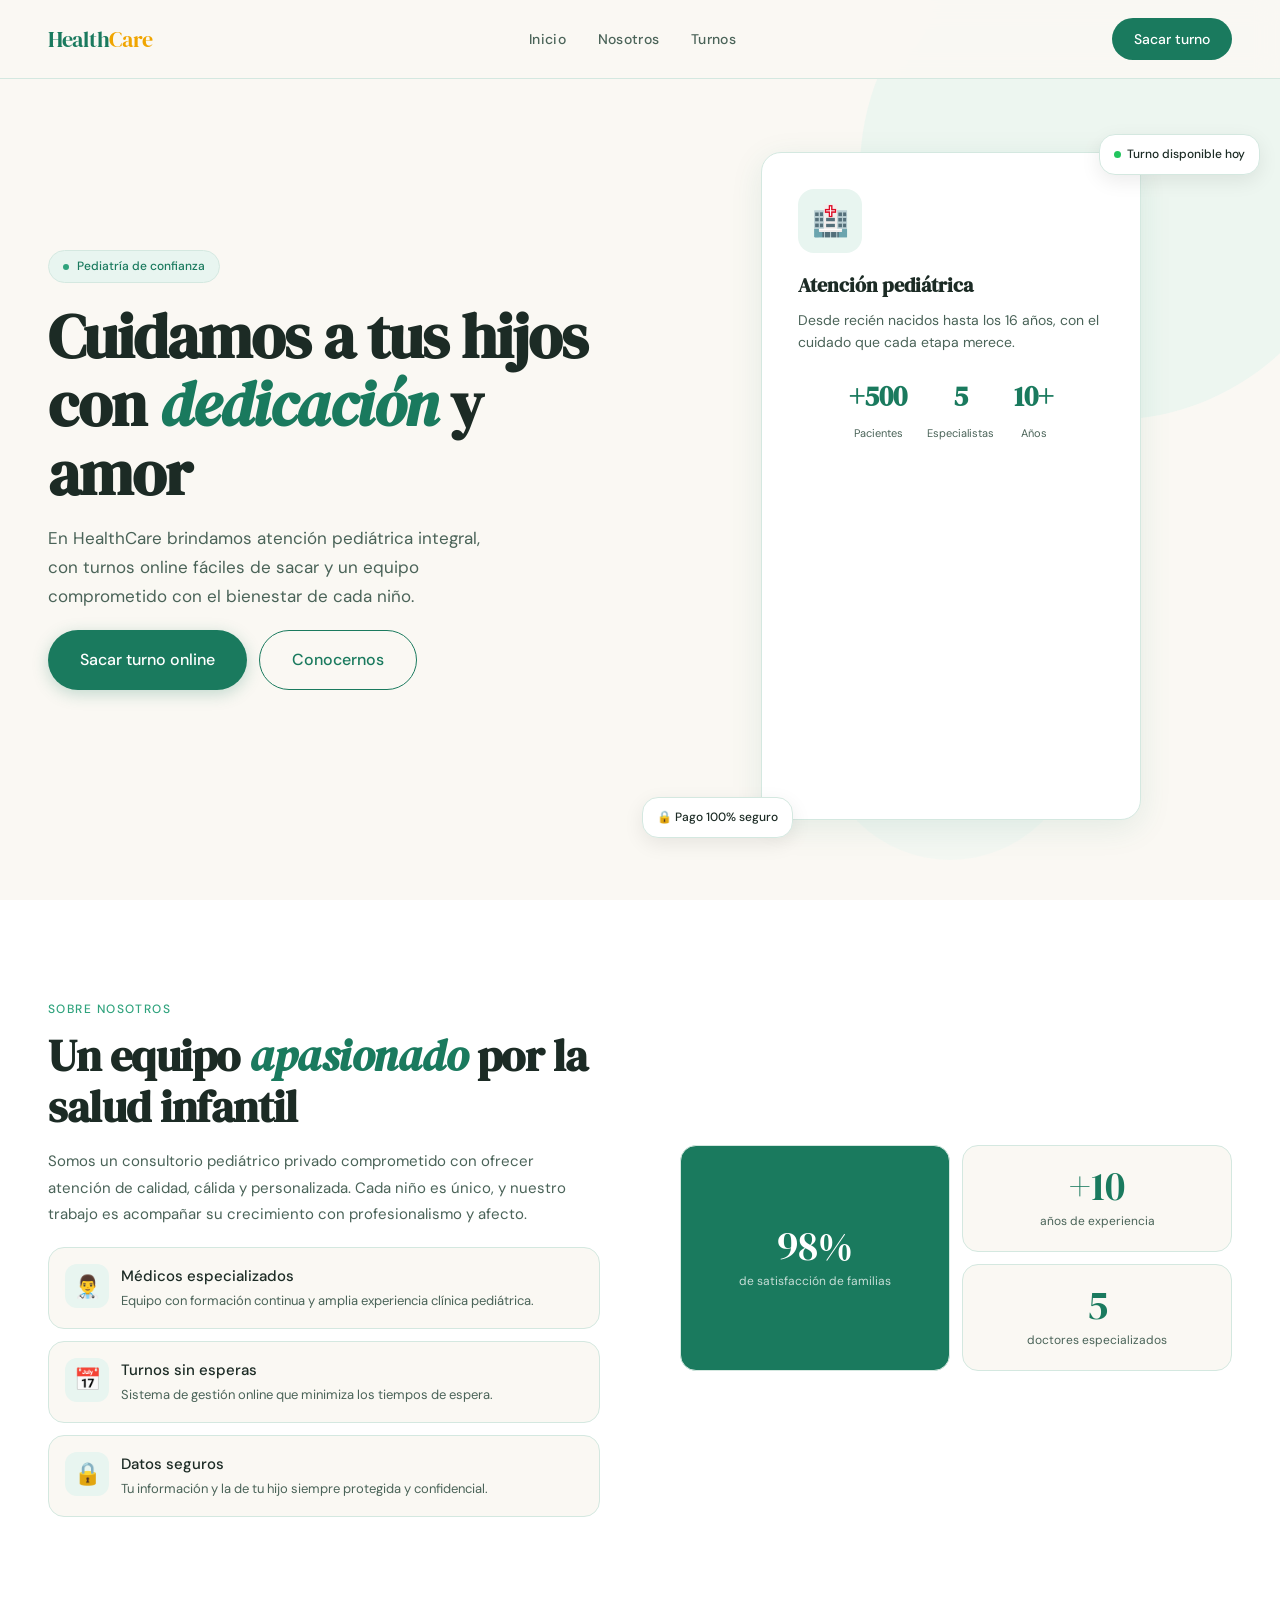
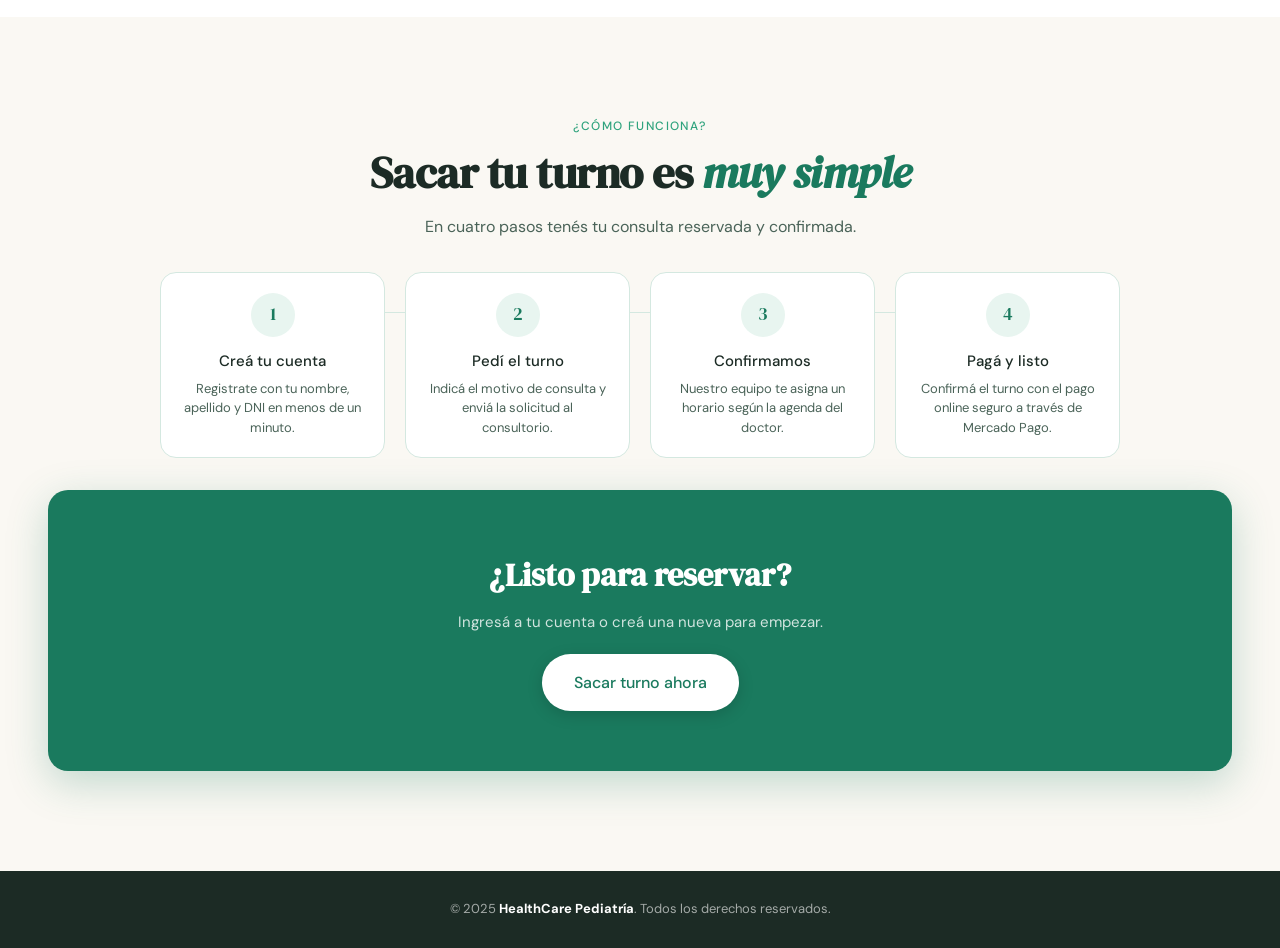
<file: index.html>
<!DOCTYPE html>
<html lang="es">
<head>
  <link rel="icon" type="image/png" href="/Logo-Healtcare.png">
  <meta charset="UTF-8" />
  <meta name="viewport" content="width=device-width, initial-scale=1.0, maximum-scale=5.0"/>
  <title>HealthCare Pediatría</title>
  <link rel="preconnect" href="https://fonts.googleapis.com">
  <link rel="preconnect" href="https://fonts.gstatic.com" crossorigin>
  <link href="https://fonts.googleapis.com/css2?family=DM+Serif+Display:ital@0;1&family=DM+Sans:wght@300;400;500;700&display=swap" rel="stylesheet">
  <link rel="stylesheet" href="css/base.css">
  <link rel="stylesheet" href="css/components.css">
  <link rel="stylesheet" href="css/layout.css">
  <link rel="stylesheet" href="css/responsive.css">
  <style>
    /* ═══════════════════════════════════════════════
       index.css · Página de inicio · Mobile-First
       ═══════════════════════════════════════════════ */

    /* ── HERO ── */
    .hero {
      min-height: 100vh;
      display: flex;
      flex-direction: column;
      padding: 80px var(--content-pad) var(--space-3xl);
      position: relative;
      overflow: hidden;
    }
    .hero-bg-circle {
      position: absolute;
      border-radius: 50%;
      background: var(--verde-claro);
      z-index: 0;
      pointer-events: none;
    }
    .hero-bg-circle.a { width: 300px; height: 300px; right: -80px; top: -40px; opacity: .6; }
    .hero-bg-circle.b { width: 160px; height: 160px; right: 40px; bottom: 100px; opacity: .3; }

    .hero-content {
      position: relative;
      z-index: 1;
      flex: 1;
      display: flex;
      flex-direction: column;
      justify-content: center;
    }
    .hero-tag {
      display: inline-flex;
      align-items: center;
      gap: var(--space-sm);
      background: var(--verde-claro);
      color: var(--verde);
      border: 1px solid var(--borde);
      padding: 6px 14px;
      border-radius: var(--radio-full);
      font-size: 12px;
      font-weight: 500;
      margin-bottom: var(--space-xl);
      width: fit-content;
      animation: fadeUp .6s ease both;
    }
    .hero-tag::before {
      content: '';
      width: 6px;
      height: 6px;
      border-radius: 50%;
      background: var(--verde-mid);
    }
    .hero-titulo {
      font-family: var(--font-titulo);
      font-size: clamp(32px, 8vw, 48px);
      line-height: 1.1;
      letter-spacing: -1px;
      color: var(--texto);
      margin-bottom: var(--space-lg);
      animation: fadeUp .6s .1s ease both;
    }
    .hero-titulo em { color: var(--verde); font-style: italic; }
    .hero-desc {
      font-size: 16px;
      color: var(--texto-s);
      line-height: 1.7;
      margin-bottom: var(--space-xl);
      animation: fadeUp .6s .2s ease both;
    }
    .hero-btns {
      display: flex;
      flex-direction: column;
      gap: var(--space-md);
      animation: fadeUp .6s .3s ease both;
    }

    .hero-imagen {
      position: relative;
      z-index: 1;
      margin-top: var(--space-3xl);
      display: flex;
      justify-content: center;
      animation: fadeIn .8s .2s ease both;
    }
    .hero-card-grande {
      background: var(--blanco);
      border: 1px solid var(--borde);
      border-radius: var(--radio-xl);
      padding: var(--space-xl);
      width: 100%;
      max-width: 340px;
      box-shadow: 0 8px 32px rgba(26,122,94,.1);
    }
    .hero-card-grande .icono {
      width: 56px;
      height: 56px;
      border-radius: var(--radio-lg);
      background: var(--verde-claro);
      display: flex;
      align-items: center;
      justify-content: center;
      font-size: 28px;
      margin-bottom: var(--space-lg);
    }
    .hero-card-grande h3 {
      font-family: var(--font-titulo);
      font-size: 20px;
      color: var(--texto);
      margin-bottom: var(--space-sm);
    }
    .hero-card-grande p {
      font-size: 14px;
      color: var(--texto-s);
      margin-bottom: var(--space-xl);
    }
    .stat-row {
      display: flex;
      gap: var(--space-xl);
      justify-content: center;
    }
    .stat { text-align: center; }
    .stat strong {
      display: block;
      font-family: var(--font-titulo);
      font-size: 24px;
      color: var(--verde);
    }
    .stat span { font-size: 11px; color: var(--texto-s); }

    .badge-flotante {
      position: absolute;
      background: var(--blanco);
      border: 1px solid var(--borde);
      border-radius: var(--radio-lg);
      padding: 10px 14px;
      box-shadow: 0 6px 20px rgba(0,0,0,.08);
      font-size: 12px;
      font-weight: 500;
      color: var(--texto);
      display: flex;
      align-items: center;
      gap: 6px;
    }
    .badge-flotante.uno { top: -12px; right: -8px; animation: float 3s ease-in-out infinite; }
    .badge-flotante.dos { bottom: -12px; left: -8px; animation: float 3s 1.5s ease-in-out infinite; }
    .badge-dot { width: 7px; height: 7px; border-radius: 50%; background: #22c55e; }

    /* ── SOBRE NOSOTROS ── */
    .seccion-nosotros {
      padding: var(--space-4xl) var(--content-pad);
      background: var(--blanco);
    }
    .seccion-tag {
      font-size: 12px;
      font-weight: 500;
      letter-spacing: .12em;
      text-transform: uppercase;
      color: var(--verde-mid);
      margin-bottom: var(--space-md);
    }
    .seccion-titulo {
      font-family: var(--font-titulo);
      font-size: clamp(26px, 6vw, 36px);
      line-height: 1.15;
      letter-spacing: -.5px;
      margin-bottom: var(--space-lg);
      color: var(--texto);
    }
    .seccion-titulo em { color: var(--verde); font-style: italic; }
    .seccion-desc {
      color: var(--texto-s);
      font-size: 15px;
      line-height: 1.75;
      margin-bottom: var(--space-xl);
    }
    .features {
      display: flex;
      flex-direction: column;
      gap: var(--space-md);
    }
    .feature {
      display: flex;
      gap: var(--space-md);
      align-items: flex-start;
      background: var(--crema);
      border: 1px solid var(--borde);
      border-radius: var(--radio-lg);
      padding: var(--space-lg);
    }
    .feature-ico {
      font-size: 22px;
      flex-shrink: 0;
      width: 44px;
      height: 44px;
      border-radius: var(--radio-md);
      background: var(--verde-claro);
      display: flex;
      align-items: center;
      justify-content: center;
    }
    .feature-txt h4 { font-size: 15px; font-weight: 500; color: var(--texto); margin-bottom: 3px; }
    .feature-txt p { font-size: 13px; color: var(--texto-s); }

    .nosotros-visual {
      display: grid;
      grid-template-columns: 1fr 1fr;
      gap: var(--space-md);
      margin-top: var(--space-3xl);
    }
    .vis-card {
      background: var(--crema);
      border: 1px solid var(--borde);
      border-radius: var(--radio-lg);
      padding: var(--space-xl) var(--space-lg);
      text-align: center;
    }
    .vis-card.accent {
      background: var(--verde);
      color: var(--blanco);
      grid-row: span 2;
      display: flex;
      flex-direction: column;
      justify-content: center;
    }
    .vis-card.accent .vis-num { color: var(--blanco); }
    .vis-card.accent .vis-label { color: rgba(255,255,255,.75); }
    .vis-num {
      font-family: var(--font-titulo);
      font-size: 32px;
      color: var(--verde);
      line-height: 1;
    }
    .vis-label { font-size: 12px; color: var(--texto-s); margin-top: 6px; }

    /* ── TURNOS ── */
    .seccion-turnos {
      padding: var(--space-4xl) var(--content-pad);
      background: var(--crema);
    }
    .seccion-header {
      text-align: center;
      max-width: 560px;
      margin: 0 auto var(--space-3xl);
    }
    .pasos {
      display: flex;
      flex-direction: column;
      gap: var(--space-lg);
      max-width: 400px;
      margin: 0 auto var(--space-3xl);
    }
    .paso {
      background: var(--blanco);
      border: 1px solid var(--borde);
      border-radius: var(--radio-lg);
      padding: var(--space-xl);
      text-align: center;
      transition: transform .2s, box-shadow .2s;
    }
    .paso:hover {
      transform: translateY(-4px);
      box-shadow: 0 12px 32px rgba(26,122,94,.12);
    }
    .paso-num {
      width: 44px;
      height: 44px;
      border-radius: 50%;
      background: var(--verde-claro);
      color: var(--verde);
      font-family: var(--font-titulo);
      font-size: 18px;
      display: flex;
      align-items: center;
      justify-content: center;
      margin: 0 auto var(--space-md);
    }
    .paso h4 { font-size: 15px; font-weight: 500; color: var(--texto); margin-bottom: 6px; }
    .paso p { font-size: 13px; color: var(--texto-s); line-height: 1.5; }

    .turnos-cta {
      text-align: center;
      background: var(--verde);
      border-radius: var(--radio-xl);
      padding: var(--space-3xl) var(--space-xl);
      box-shadow: 0 12px 40px rgba(26,122,94,.25);
    }
    .turnos-cta h3 {
      font-family: var(--font-titulo);
      font-size: 26px;
      color: var(--blanco);
      margin-bottom: var(--space-sm);
    }
    .turnos-cta p {
      color: rgba(255,255,255,.8);
      margin-bottom: var(--space-xl);
      font-size: 15px;
    }

    /* ── CONTACTO ── */
    .seccion-contacto {
      padding: var(--space-4xl) var(--content-pad);
      background: var(--blanco);
    }
    .contacto-datos {
      display: flex;
      flex-direction: column;
      gap: var(--space-md);
      margin-top: var(--space-xl);
    }
    .dato {
      display: flex;
      gap: var(--space-md);
      align-items: flex-start;
      background: var(--crema);
      border: 1px solid var(--borde);
      border-radius: var(--radio-lg);
      padding: var(--space-lg);
    }
    .dato-ico {
      font-size: 20px;
      width: 44px;
      height: 44px;
      background: var(--verde-claro);
      border-radius: var(--radio-md);
      display: flex;
      align-items: center;
      justify-content: center;
      flex-shrink: 0;
    }
    .dato-txt strong { display: block; font-size: 14px; color: var(--texto); margin-bottom: 2px; }
    .dato-txt span { font-size: 13px; color: var(--texto-s); }

    .form-contacto {
      display: flex;
      flex-direction: column;
      gap: var(--space-md);
      margin-top: var(--space-xl);
    }
    .form-row {
      display: grid;
      grid-template-columns: 1fr;
      gap: var(--space-md);
    }
    .form-contacto label {
      font-size: 13px;
      font-weight: 500;
      color: var(--texto-s);
      margin-bottom: var(--space-xs);
      display: block;
    }
    .form-contacto input,
    .form-contacto textarea {
      width: 100%;
      padding: 14px 16px;
      border: 1.5px solid var(--borde);
      border-radius: var(--radio-md);
      font-family: var(--font-cuerpo);
      font-size: 16px;
      color: var(--texto);
      background: var(--crema);
      outline: none;
      transition: border-color .2s;
      min-height: var(--touch-min);
    }
    .form-contacto input:focus,
    .form-contacto textarea:focus { border-color: var(--verde); }
    .form-contacto textarea {
      resize: vertical;
      min-height: 120px;
    }

    /* ── DESKTOP OVERRIDES (min-width: 769px) ── */
    @media (min-width: 769px) {
      .hero {
        display: grid;
        grid-template-columns: 1fr 1fr;
        padding: 120px 48px 80px;
        gap: 60px;
      }
      .hero-bg-circle.a { width: 500px; height: 500px; right: -80px; top: -80px; opacity: .7; }
      .hero-bg-circle.b { width: 260px; height: 260px; right: 200px; bottom: 40px; opacity: .4; }
      .hero-titulo { font-size: clamp(38px, 5vw, 62px); }
      .hero-desc { font-size: 17px; max-width: 460px; }
      .hero-btns { flex-direction: row; }
      .hero-card-grande { max-width: 380px; padding: 36px; }
      .hero-card-grande .icono { width: 64px; height: 64px; font-size: 30px; }
      .stat strong { font-size: 28px; }
      .badge-flotante.uno { top: -18px; right: -28px; }
      .badge-flotante.dos { bottom: -18px; left: -28px; }

      .seccion-nosotros {
        display: grid;
        grid-template-columns: 1fr 1fr;
        gap: 80px;
        align-items: center;
        padding: 100px 48px;
      }
      .seccion-titulo { font-size: clamp(28px, 4vw, 44px); }
      .nosotros-visual { margin-top: 0; }
      .vis-num { font-size: 40px; }

      .seccion-turnos { padding: 100px 48px; }
      .pasos {
        display: grid;
        grid-template-columns: repeat(4, 1fr);
        gap: 20px;
        max-width: 960px;
        position: relative;
      }
      .pasos::before {
        content: '';
        position: absolute;
        top: 40px;
        left: 10%;
        right: 10%;
        height: 1.5px;
        background: var(--borde);
        z-index: 0;
      }
      .paso { position: relative; z-index: 1; }
      .turnos-cta { padding: 60px 40px; }
      .turnos-cta h3 { font-size: 32px; }

      .seccion-contacto {
        display: grid;
        grid-template-columns: 1fr 1fr;
        gap: 80px;
        align-items: start;
        padding: 100px 48px;
      }
      .form-row { grid-template-columns: 1fr 1fr; }
    }

    /* ── TABLET (481px - 768px) ── */
    @media (min-width: 481px) and (max-width: 768px) {
      .hero { padding-top: 100px; }
      .hero-titulo { font-size: 40px; }
      .pasos { display: grid; grid-template-columns: 1fr 1fr; max-width: none; }
      .seccion-nosotros { padding: 60px 32px; }
      .seccion-contacto { padding: 60px 32px; }
    }
  </style>
</head>
<body>

<!-- NAV -->
<nav class="nav">
  <a class="nav-logo" href="#inicio">Health<span>Care</span></a>
  <ul class="nav-links">
    <li><a href="#inicio">Inicio</a></li>
    <li><a href="#nosotros">Nosotros</a></li>
    <li><a href="#turnos">Turnos</a></li>
    
  </ul>
  <a href="login.html" class="nav-cta btn btn-sm">Sacar turno</a>
  <button class="nav-toggle" id="nav-toggle" aria-label="Abrir menú" aria-expanded="false">
    <span></span><span></span><span></span>
  </button>
</nav>

<!-- Mobile Menu Overlay -->
<div class="nav-menu-mobile" id="nav-menu-mobile">
  <a href="#inicio" onclick="cerrarMenu()">Inicio</a>
  <a href="#nosotros" onclick="cerrarMenu()">Nosotros</a>
  <a href="#turnos" onclick="cerrarMenu()">Turnos</a>
  <a href="login.html" class="btn btn-prim">Sacar turno</a>
</div>

<!-- HERO -->
<section id="inicio" class="hero">
  <div class="hero-bg-circle a"></div>
  <div class="hero-bg-circle b"></div>

  <div class="hero-content">
    <div class="hero-tag">Pediatría de confianza</div>
    <h1 class="hero-titulo">
      Cuidamos a tus hijos<br>con <em>dedicación</em> y amor
    </h1>
    <p class="hero-desc">
      En HealthCare brindamos atención pediátrica integral, con turnos online fáciles de sacar y un equipo comprometido con el bienestar de cada niño.
    </p>
    <div class="hero-btns">
      <a href="login.html" class="btn btn-prim btn-lg">Sacar turno online</a>
      <a href="#nosotros" class="btn btn-sec btn-lg">Conocernos</a>
    </div>
  </div>

  <div class="hero-imagen">
    <div class="hero-card-grande">
      <div class="icono">🏥</div>
      <h3>Atención pediátrica</h3>
      <p>Desde recién nacidos hasta los 16 años, con el cuidado que cada etapa merece.</p>
      <div class="stat-row">
        <div class="stat"><strong>+500</strong><span>Pacientes</span></div>
        <div class="stat"><strong>5</strong><span>Especialistas</span></div>
        <div class="stat"><strong>10+</strong><span>Años</span></div>
      </div>
    </div>
    <div class="badge-flotante uno">
      <span class="badge-dot"></span> Turno disponible hoy
    </div>
    <div class="badge-flotante dos">
      🔒 Pago 100% seguro
    </div>
  </div>
</section>

<!-- SOBRE NOSOTROS -->
<section id="nosotros" class="seccion-nosotros">
  <div class="nosotros-texto">
    <p class="seccion-tag">Sobre nosotros</p>
    <h2 class="seccion-titulo">Un equipo <em>apasionado</em> por la salud infantil</h2>
    <p class="seccion-desc">
      Somos un consultorio pediátrico privado comprometido con ofrecer atención de calidad, cálida y personalizada. Cada niño es único, y nuestro trabajo es acompañar su crecimiento con profesionalismo y afecto.
    </p>
    <div class="features">
      <div class="feature">
        <div class="feature-ico">👨‍⚕️</div>
        <div class="feature-txt">
          <h4>Médicos especializados</h4>
          <p>Equipo con formación continua y amplia experiencia clínica pediátrica.</p>
        </div>
      </div>
      <div class="feature">
        <div class="feature-ico">📅</div>
        <div class="feature-txt">
          <h4>Turnos sin esperas</h4>
          <p>Sistema de gestión online que minimiza los tiempos de espera.</p>
        </div>
      </div>
      <div class="feature">
        <div class="feature-ico">🔒</div>
        <div class="feature-txt">
          <h4>Datos seguros</h4>
          <p>Tu información y la de tu hijo siempre protegida y confidencial.</p>
        </div>
      </div>
    </div>
  </div>

  <div class="nosotros-visual">
    <div class="vis-card accent tall">
      <div class="vis-num">98%</div>
      <div class="vis-label">de satisfacción de familias</div>
    </div>
    <div class="vis-card">
      <div class="vis-num">+10</div>
      <div class="vis-label">años de experiencia</div>
    </div>
    <div class="vis-card">
      <div class="vis-num">5</div>
      <div class="vis-label">doctores especializados</div>
    </div>
  </div>
</section>

<!-- TURNOS -->
<section id="turnos" class="seccion-turnos">
  <div class="seccion-header">
    <p class="seccion-tag">¿Cómo funciona?</p>
    <h2 class="seccion-titulo">Sacar tu turno es <em>muy simple</em></h2>
    <p style="color:var(--texto-s);font-size:16px">En cuatro pasos tenés tu consulta reservada y confirmada.</p>
  </div>

  <div class="pasos">
    <div class="paso">
      <div class="paso-num">1</div>
      <h4>Creá tu cuenta</h4>
      <p>Registrate con tu nombre, apellido y DNI en menos de un minuto.</p>
    </div>
    <div class="paso">
      <div class="paso-num">2</div>
      <h4>Pedí el turno</h4>
      <p>Indicá el motivo de consulta y enviá la solicitud al consultorio.</p>
    </div>
    <div class="paso">
      <div class="paso-num">3</div>
      <h4>Confirmamos</h4>
      <p>Nuestro equipo te asigna un horario según la agenda del doctor.</p>
    </div>
    <div class="paso">
      <div class="paso-num">4</div>
      <h4>Pagá y listo</h4>
      <p>Confirmá el turno con el pago online seguro a través de Mercado Pago.</p>
    </div>
  </div>

  <div class="turnos-cta">
    <h3>¿Listo para reservar?</h3>
    <p>Ingresá a tu cuenta o creá una nueva para empezar.</p>
    <a href="login.html" class="btn btn-blanco btn-lg">Sacar turno ahora</a>
  </div>
</section>



<!-- FOOTER -->
<footer class="footer">
  <p>&copy; 2025 <strong>HealthCare Pediatría</strong>. Todos los derechos reservados.</p>
</footer>

<script>
  // ── Mobile Menu ──
  const navToggle = document.getElementById('nav-toggle');
  const navMenu = document.getElementById('nav-menu-mobile');

  navToggle.addEventListener('click', () => {
    const isOpen = navMenu.classList.toggle('activo');
    navToggle.classList.toggle('activo', isOpen);
    navToggle.setAttribute('aria-expanded', isOpen);
    document.body.style.overflow = isOpen ? 'hidden' : '';
  });

  function cerrarMenu() {
    navMenu.classList.remove('activo');
    navToggle.classList.remove('activo');
    navToggle.setAttribute('aria-expanded', 'false');
    document.body.style.overflow = '';
  }

  // Cerrar menú al hacer click en un link
  navMenu.querySelectorAll('a').forEach(link => {
    link.addEventListener('click', cerrarMenu);
  });

  // ── Contacto ──
  function enviarContacto(e) {
    e.preventDefault();
    const btn = e.target.querySelector('.btn');
    const originalText = btn.textContent;
    btn.textContent = '¡Enviado! ✓';
    btn.style.background = '#22c55e';
    btn.disabled = true;
    setTimeout(() => {
      btn.textContent = originalText;
      btn.style.background = '';
      btn.disabled = false;
      e.target.reset();
    }, 3000);
  }

  // ── Scroll animations ──
  const observer = new IntersectionObserver((entries) => {
    entries.forEach(e => {
      if (e.isIntersecting) {
        e.target.style.opacity = '1';
        e.target.style.transform = 'translateY(0)';
      }
    });
  }, { threshold: 0.1 });

  document.querySelectorAll('.paso, .feature, .dato, .vis-card').forEach(el => {
    el.style.opacity = '0';
    el.style.transform = 'translateY(16px)';
    el.style.transition = 'opacity .5s ease, transform .5s ease';
    observer.observe(el);
  });
</script>

</body>
</html>
</file>
<file: css/base.css>
/* ═══════════════════════════════════════════════
   base.css · HealthCare Pediatría
   Mobile-First Design System
   ═══════════════════════════════════════════════ */

/* ── CSS VARIABLES ── */
:root {
  /* Colores */
  --verde:        #1a7a5e;
  --verde-claro:  #e8f5f0;
  --verde-mid:    #2fa37d;
  --verde-dark:   #146b52;
  --crema:        #faf8f3;
  --texto:        #1c2b25;
  --texto-s:      #4a6358;
  --blanco:       #ffffff;
  --borde:        #d4e8e0;
  --acento:       #f0a500;

  /* Estados */
  --error:        #dc2626;
  --error-bg:     #fef2f2;
  --error-light:  #fecaca;
  --ok:           #16a34a;
  --ok-bg:        #f0fdf4;
  --warn:         #eab308;
  --warn-bg:      #fefce8;

  /* Tipografía */
  --font-titulo:  'DM Serif Display', serif;
  --font-cuerpo:  'DM Sans', sans-serif;

  /* Espaciado mobile-first */
  --space-xs:     4px;
  --space-sm:     8px;
  --space-md:     12px;
  --space-lg:     16px;
  --space-xl:     20px;
  --space-2xl:    24px;
  --space-3xl:    32px;
  --space-4xl:    40px;

  /* Bordes */
  --radio-sm:     8px;
  --radio-md:     12px;
  --radio-lg:     16px;
  --radio-xl:     20px;
  --radio-full:   9999px;

  /* Touch targets */
  --touch-min:    44px;

  /* Layout */
  --sidebar-w:    0px;
  --content-pad:  16px;
  --max-content:  100%;
}

/* ── RESET ── */
*, *::before, *::after {
  box-sizing: border-box;
  margin: 0;
  padding: 0;
  -webkit-tap-highlight-color: transparent;
}

html {
  font-size: 16px;
  scroll-behavior: smooth;
  -webkit-text-size-adjust: 100%;
}

body {
  font-family: var(--font-cuerpo);
  background: var(--crema);
  color: var(--texto);
  line-height: 1.6;
  min-height: 100vh;
  overflow-x: hidden;
  -webkit-font-smoothing: antialiased;
}

img, svg, video {
  max-width: 100%;
  height: auto;
  display: block;
}

button, input, select, textarea {
  font-family: inherit;
  font-size: 16px;
  color: inherit;
}

button {
  cursor: pointer;
  border: none;
  background: none;
  touch-action: manipulation;
}

a {
  color: inherit;
  text-decoration: none;
}

ul, ol {
  list-style: none;
}

/* ── UTILIDADES ── */
.sr-only {
  position: absolute;
  width: 1px;
  height: 1px;
  padding: 0;
  margin: -1px;
  overflow: hidden;
  clip: rect(0, 0, 0, 0);
  white-space: nowrap;
  border: 0;
}

.flex { display: flex; }
.flex-col { flex-direction: column; }
.items-center { align-items: center; }
.justify-center { justify-content: center; }
.justify-between { justify-content: space-between; }
.gap-sm { gap: var(--space-sm); }
.gap-md { gap: var(--space-md); }
.gap-lg { gap: var(--space-lg); }

.w-full { width: 100%; }
.h-full { height: 100%; }

.text-center { text-align: center; }

/* ── ANIMACIONES ── */
@keyframes fadeUp {
  from { opacity: 0; transform: translateY(16px); }
  to   { opacity: 1; transform: translateY(0); }
}

@keyframes fadeIn {
  from { opacity: 0; }
  to   { opacity: 1; }
}

@keyframes slideInRight {
  from { transform: translateX(100%); }
  to   { transform: translateX(0); }
}

@keyframes slideOutRight {
  from { transform: translateX(0); }
  to   { transform: translateX(100%); }
}

@keyframes pushIn {
  from { opacity: 0; transform: scale(0.92); }
  to   { opacity: 1; transform: scale(1); }
}

@keyframes float {
  0%, 100% { transform: translateY(0); }
  50%      { transform: translateY(-6px); }
}

@keyframes spin {
  to { transform: rotate(360deg); }
}

/* ── SCROLLBAR STYLING ── */
::-webkit-scrollbar {
  width: 6px;
  height: 6px;
}
::-webkit-scrollbar-track {
  background: transparent;
}
::-webkit-scrollbar-thumb {
  background: var(--borde);
  border-radius: var(--radio-full);
}
::-webkit-scrollbar-thumb:hover {
  background: var(--verde-mid);
}
</file>
<file: css/components.css>
/* ═══════════════════════════════════════════════
   components.css · HealthCare Pediatría
   Componentes reutilizables · Mobile-First
   ═══════════════════════════════════════════════ */

/* ── BOTONES ── */
.btn {
  display: inline-flex;
  align-items: center;
  justify-content: center;
  gap: var(--space-sm);
  padding: 14px 24px;
  border-radius: var(--radio-full);
  font-family: var(--font-cuerpo);
  font-size: 15px;
  font-weight: 500;
  min-height: var(--touch-min);
  transition: all .2s ease;
  cursor: pointer;
  border: none;
  text-decoration: none;
  white-space: nowrap;
}

.btn-prim {
  background: var(--verde);
  color: var(--blanco);
  box-shadow: 0 4px 16px rgba(26,122,94,.25);
}
.btn-prim:hover:not(:disabled) {
  background: var(--verde-mid);
  transform: translateY(-2px);
  box-shadow: 0 8px 24px rgba(26,122,94,.3);
}

.btn-sec {
  background: transparent;
  color: var(--verde);
  border: 1.5px solid var(--verde);
}
.btn-sec:hover {
  background: var(--verde-claro);
  transform: translateY(-2px);
}

.btn-blanco {
  background: var(--blanco);
  color: var(--verde);
  box-shadow: 0 4px 16px rgba(0,0,0,.15);
}
.btn-blanco:hover {
  transform: translateY(-2px);
  box-shadow: 0 8px 24px rgba(0,0,0,.2);
}

.btn-peligro {
  background: var(--error-bg);
  color: var(--error);
}
.btn-peligro:hover {
  background: var(--error-light);
}

.btn-warn {
  background: var(--warn-bg);
  color: #854d0e;
}
.btn-warn:hover {
  background: #fef08a;
}

.btn-sm {
  padding: 10px 18px;
  font-size: 13px;
  min-height: 36px;
}

.btn-lg {
  padding: 16px 32px;
  font-size: 16px;
}

.btn:disabled {
  opacity: .6;
  cursor: not-allowed;
  transform: none !important;
}

.btn-full { width: 100%; }

/* ── CARDS ── */
.card {
  background: var(--blanco);
  border: 1px solid var(--borde);
  border-radius: var(--radio-lg);
  padding: var(--space-xl);
  box-shadow: 0 2px 8px rgba(0,0,0,.04);
  transition: transform .2s, box-shadow .2s;
}
.card:hover {
  box-shadow: 0 8px 24px rgba(26,122,94,.08);
}

.card-metric {
  text-align: center;
}
.card-metric .metric-val {
  font-family: var(--font-titulo);
  font-size: 36px;
  color: var(--verde);
  margin: var(--space-sm) 0;
}
.card-metric .metric-label {
  font-size: 13px;
  color: var(--texto-s);
  font-weight: 500;
}

/* ── FORMULARIOS ── */
.campo {
  margin-bottom: var(--space-lg);
}
.campo label {
  display: block;
  font-size: 13px;
  font-weight: 500;
  color: var(--texto-s);
  margin-bottom: var(--space-sm);
}

.input-wrap {
  position: relative;
}
.input-ico {
  position: absolute;
  left: 14px;
  top: 50%;
  transform: translateY(-50%);
  font-size: 16px;
  pointer-events: none;
  opacity: .6;
}

.input-wrap input,
.input-wrap select,
.input-wrap textarea {
  width: 100%;
  padding: 14px 14px 14px 44px;
  border: 1.5px solid var(--borde);
  border-radius: var(--radio-md);
  font-family: var(--font-cuerpo);
  font-size: 16px;
  color: var(--texto);
  background: var(--blanco);
  outline: none;
  transition: border-color .2s, box-shadow .2s;
  min-height: var(--touch-min);
}

.input-wrap input:focus,
.input-wrap select:focus,
.input-wrap textarea:focus {
  border-color: var(--verde);
  box-shadow: 0 0 0 3px rgba(26,122,94,.1);
}

.input-wrap input.error-field,
.input-wrap select.error-field {
  border-color: var(--error);
}
.input-wrap input.ok-field,
.input-wrap select.ok-field {
  border-color: var(--ok);
}

.input-wrap input.con-ojo {
  padding-right: 44px;
}
.input-wrap .ojo {
  position: absolute;
  right: 14px;
  top: 50%;
  transform: translateY(-50%);
  background: none;
  border: none;
  cursor: pointer;
  color: var(--texto-s);
  opacity: .55;
  display: flex;
  align-items: center;
  padding: var(--space-sm);
  min-width: var(--touch-min);
  min-height: var(--touch-min);
}
.input-wrap .ojo:hover {
  opacity: 1;
  color: var(--verde);
}

.input-wrap textarea {
  resize: vertical;
  min-height: 100px;
  padding: 14px;
}

.msg-error {
  font-size: 12px;
  color: var(--error);
  margin-top: var(--space-sm);
  display: none;
  align-items: center;
  gap: 4px;
}
.msg-error.visible { display: flex; }

/* ── ALERTAS ── */
.alerta {
  padding: 14px 16px;
  border-radius: var(--radio-md);
  font-size: 14px;
  margin-bottom: var(--space-lg);
  display: none;
  align-items: center;
  gap: 8px;
  animation: fadeUp .3s ease;
}
.alerta.visible { display: flex; }
.alerta.ok  { background: var(--ok-bg);  color: var(--ok);  border: 1px solid #bbf7d0; }
.alerta.err { background: var(--error-bg); color: var(--error); border: 1px solid var(--error-light); }

/* ── BADGES ── */
.badge {
  display: inline-block;
  padding: 4px 14px;
  border-radius: var(--radio-full);
  font-size: 11px;
  font-weight: 700;
  text-transform: uppercase;
  letter-spacing: 0.03em;
}
.badge-paciente { background: #e0f2fe; color: #0369a1; }
.badge-doctor   { background: #fef3c7; color: #b45309; }
.badge-admin    { background: #f3e8ff; color: #6b21a8; }

/* ── TABLAS MOBILE-FIRST ── */
.table-container {
  overflow-x: auto;
  -webkit-overflow-scrolling: touch;
  margin: 0 calc(-1 * var(--content-pad));
  padding: 0 var(--content-pad);
  scrollbar-width: thin;
}
.table-container::-webkit-scrollbar {
  height: 4px;
}
.table-container::-webkit-scrollbar-thumb {
  background: var(--borde);
  border-radius: var(--radio-full);
}

.tabla-hc {
  width: 100%;
  min-width: 600px;
  border-collapse: collapse;
  text-align: left;
  font-size: 14px;
}
.tabla-hc th {
  padding: 14px;
  border-bottom: 2px solid var(--borde);
  color: var(--texto-s);
  font-weight: 600;
  font-size: 11px;
  text-transform: uppercase;
  letter-spacing: 0.05em;
  white-space: nowrap;
}
.tabla-hc td {
  padding: 14px;
  border-bottom: 1px solid var(--borde);
  color: var(--texto);
  white-space: nowrap;
}
.tabla-hc tr:last-child td { border-bottom: none; }

/* Cards en mobile para tablas (se activa con JS) */
.table-cards .tabla-hc thead {
  display: none;
}
.table-cards .tabla-hc tbody,
.table-cards .tabla-hc tr,
.table-cards .tabla-hc td {
  display: block;
  width: 100%;
}
.table-cards .tabla-hc tr {
  background: var(--blanco);
  border: 1px solid var(--borde);
  border-radius: var(--radio-lg);
  padding: var(--space-lg);
  margin-bottom: var(--space-md);
  box-shadow: 0 2px 8px rgba(0,0,0,.04);
}
.table-cards .tabla-hc td {
  border: none;
  padding: var(--space-sm) 0;
  white-space: normal;
  display: flex;
  justify-content: space-between;
  align-items: center;
}
.table-cards .tabla-hc td::before {
  content: attr(data-label);
  font-weight: 600;
  font-size: 11px;
  text-transform: uppercase;
  color: var(--texto-s);
  letter-spacing: 0.03em;
}
.table-cards .tabla-hc td:last-child {
  border-top: 1px solid var(--borde);
  margin-top: var(--space-sm);
  padding-top: var(--space-md);
}

/* ── PUSH NOTIFICATION ── */
.push-overlay {
  position: fixed;
  inset: 0;
  background: rgba(0,0,0,.5);
  z-index: 1000;
  display: none;
  align-items: center;
  justify-content: center;
  padding: var(--content-pad);
  backdrop-filter: blur(6px);
  -webkit-backdrop-filter: blur(6px);
}
.push-overlay.activo { display: flex; }

.push-box {
  background: var(--blanco);
  border: 2px solid var(--borde);
  border-radius: var(--radio-xl);
  padding: var(--space-3xl) var(--space-xl);
  text-align: center;
  max-width: 400px;
  width: 100%;
  box-shadow: 0 24px 64px rgba(0,0,0,.15);
  animation: pushIn .3s ease;
}
.push-box.ok  { border-color: var(--ok); }
.push-box.err { border-color: var(--error); }
.push-box.warn { border-color: var(--acento); }

.push-icon { font-size: 48px; margin-bottom: var(--space-md); }
.push-titulo {
  font-family: var(--font-titulo);
  font-size: 22px;
  margin-bottom: var(--space-sm);
  color: var(--texto);
}
.push-msg {
  font-size: 15px;
  color: var(--texto-s);
  margin-bottom: var(--space-xl);
  line-height: 1.6;
}
.push-actions {
  display: flex;
  flex-direction: column;
  gap: var(--space-md);
}
.push-actions .btn + .btn { margin: 0; }

/* ── SPINNER ── */
.spinner {
  width: 18px;
  height: 18px;
  border-radius: 50%;
  border: 2px solid rgba(255,255,255,.4);
  border-top-color: var(--blanco);
  animation: spin .7s linear infinite;
  display: none;
}
.spinner.visible { display: block; }

/* ── PASSWORD STRENGTH ── */
.pass-strength { margin-top: var(--space-md); }
.strength-bar {
  height: 4px;
  border-radius: 4px;
  background: var(--borde);
  overflow: hidden;
  margin-bottom: 4px;
}
.strength-fill {
  height: 100%;
  border-radius: 4px;
  width: 0%;
  transition: width .3s, background .3s;
}
.strength-label {
  font-size: 11px;
  color: var(--texto-s);
}

/* ── CHECKBOX / TOGGLE ── */
.check-label {
  display: flex;
  align-items: center;
  gap: var(--space-sm);
  font-size: 14px;
  color: var(--texto-s);
  cursor: pointer;
}
.check-label input[type="checkbox"] {
  width: 20px;
  height: 20px;
  accent-color: var(--verde);
  min-width: 20px;
}

/* ── LINKS ── */
.link-verde {
  color: var(--verde);
  font-weight: 500;
  transition: opacity .2s;
}
.link-verde:hover { opacity: .75; }

/* ── CALENDARIO EDITOR (Doctor) ── */
.calendario-mes {
  display: grid;
  grid-template-columns: repeat(7, 1fr);
  gap: 8px;
  margin-bottom: 20px;
}
.cal-header {
  text-align: center;
  font-size: 11px;
  text-transform: uppercase;
  letter-spacing: .05em;
  color: var(--texto-s);
  font-weight: 600;
  padding: 8px;
}
.cal-dia-editor {
  aspect-ratio: 1;
  display: flex;
  flex-direction: column;
  align-items: center;
  justify-content: center;
  background: var(--blanco);
  border: 2px solid var(--borde);
  border-radius: 12px;
  font-size: 14px;
  font-weight: 500;
  cursor: pointer;
  transition: all .2s;
  position: relative;
}
.cal-dia-editor:hover {
  border-color: var(--verde);
  transform: scale(1.05);
}
.cal-dia-editor.disponible {
  background: var(--verde-claro);
  border-color: var(--verde-mid);
  color: var(--verde);
}
.cal-dia-editor.ocupado {
  background: #f3f4f6;
  border-color: #e5e7eb;
  color: #9ca3af;
}
.cal-dia-editor.pasado {
  opacity: .4;
  cursor: not-allowed;
}
.cal-dia-editor .cal-num {
  font-size: 18px;
  font-family: var(--font-titulo);
}
.cal-dia-editor .cal-estado {
  font-size: 10px;
  margin-top: 2px;
}

/* ── HORARIOS EDITOR (Doctor) ── */
.horarios-editor {
  display: flex;
  flex-wrap: wrap;
  gap: 10px;
  margin-bottom: 20px;
}
.hora-editor {
  padding: 8px 18px;
  border-radius: 20px;
  border: 2px solid var(--borde);
  background: var(--blanco);
  font-size: 14px;
  font-weight: 500;
  cursor: pointer;
  transition: all .2s;
}
.hora-editor:hover {
  border-color: var(--verde);
}
.hora-editor.activo {
  background: var(--verde);
  color: var(--blanco);
  border-color: var(--verde);
}
.hora-editor.eliminado {
  background: #f3f4f6;
  color: #9ca3af;
  border-color: #e5e7eb;
  text-decoration: line-through;
}

/* ── ESTADOS DE ATENCIÓN ── */
.estado-atencion {
  display: flex;
  gap: 10px;
  align-items: center;
}
.estado-badge {
  padding: 6px 14px;
  border-radius: 20px;
  font-size: 12px;
  font-weight: 600;
}
.estado-badge.pendiente {
  background: var(--verde-claro);
  color: var(--verde);
}
.estado-badge.atendiendo {
  background: var(--warn-bg);
  color: #854d0e;
}
.estado-badge.finalizado {
  background: var(--ok-bg);
  color: var(--ok);
}


/* ── DOC CARDS (Paciente) ── */
.doc-card {
  background: var(--blanco);
  border: 2px solid var(--borde);
  border-radius: var(--radio-lg);
  padding: 20px;
  text-align: center;
  cursor: pointer;
  transition: all .2s;
}
.doc-card:hover {
  border-color: var(--verde-mid);
  transform: translateY(-2px);
  box-shadow: 0 8px 24px rgba(26,122,94,.1);
}
.doc-card.seleccionado {
  border-color: var(--verde);
  background: var(--verde-claro);
}
.doc-avatar {
  width: 64px;
  height: 64px;
  border-radius: 50%;
  background: var(--verde-claro);
  display: flex;
  align-items: center;
  justify-content: center;
  font-size: 32px;
  margin: 0 auto 12px;
}
.doc-nombre {
  font-weight: 600;
  font-size: 14px;
  color: var(--texto);
  margin-bottom: 4px;
}
.doc-espec {
  font-size: 12px;
  color: var(--texto-s);
}

/* ── CALENDARIO PACIENTE ── */
.calendario-grid {
  display: flex;
  gap: 0;
  overflow-x: auto;
  -webkit-overflow-scrolling: touch;
  padding-bottom: 8px;
  scrollbar-width: thin;
  /* Scroll solo dentro del contenedor */
}
.calendario-grid::-webkit-scrollbar {
  height: 4px;
}
.calendario-grid::-webkit-scrollbar-thumb {
  background: var(--borde);
  border-radius: var(--radio-full);
}

/* Grupo de mes dentro del calendario */
.cal-mes-grupo {
  display: flex;
  flex-direction: column;
  gap: 8px;
  flex-shrink: 0;
  padding: 0 12px;
  border-right: 2px solid var(--verde-mid);
}
.cal-mes-grupo:last-child {
  border-right: none;
}
.cal-mes-label {
  font-size: 13px;
  font-weight: 600;
  text-transform: capitalize;
  letter-spacing: 0.03em;
  color: var(--verde);
  text-align: center;
  padding-bottom: 4px;
  border-bottom: 1px solid var(--borde);
  margin-bottom: 4px;
}
.cal-mes-dias {
  display: flex;
  flex-direction: column;
  gap: 8px;
}
.cal-mes-fila {
  display: flex;
  gap: 8px;
}

.cal-dia {
  flex-shrink: 0;
  width: 64px;
  height: 64px;
  display: flex;
  flex-direction: column;
  align-items: center;
  justify-content: center;
  background: var(--blanco);
  border: 1.5px solid var(--borde);
  border-radius: 12px;
  font-size: 14px;
  font-weight: 500;
  cursor: pointer;
  transition: all .2s;
}
.cal-dia:hover {
  border-color: var(--verde);
}
.cal-dia.disponible {
  background: var(--verde-claro);
  border-color: var(--verde-mid);
  color: var(--verde);
}
.cal-dia.ocupado {
  background: #f3f4f6;
  border-color: #e5e7eb;
  color: #9ca3af;
  cursor: not-allowed;
}
.cal-dia.seleccionado {
  background: var(--verde);
  color: var(--blanco);
  border-color: var(--verde);
}
.cal-dia-nombre {
  font-size: 10px;
  text-transform: uppercase;
  opacity: .7;
  margin-bottom: 2px;
}
.cal-dia-numero {
  font-size: 18px;
  font-family: var(--font-titulo);
}

/* ── HORARIOS PACIENTE ── */
.horarios-grid {
  display: flex;
  flex-wrap: wrap;
  gap: 10px;
  margin-bottom: 20px;
}
.hora-chip {
  padding: 8px 18px;
  border-radius: 20px;
  border: 1.5px solid var(--borde);
  background: var(--blanco);
  font-size: 14px;
  font-weight: 500;
  cursor: pointer;
  transition: all .2s;
}
.hora-chip:hover {
  border-color: var(--verde);
}
.hora-chip.seleccionado {
  background: var(--verde);
  color: var(--blanco);
  border-color: var(--verde);
}
.hora-chip.ocupado {
  background: #f3f4f6;
  color: #9ca3af;
  border-color: #e5e7eb;
  cursor: not-allowed;
}

/* ── PACIENTES LISTA ── */
.pacientes-lista {
  display: flex;
  flex-direction: column;
  gap: 10px;
  margin-bottom: 20px;
}
.pac-item {
  display: flex;
  align-items: center;
  gap: 12px;
  padding: 12px 16px;
  background: var(--blanco);
  border: 1.5px solid var(--borde);
  border-radius: 12px;
  cursor: pointer;
  transition: all .2s;
}
.pac-item:hover {
  border-color: var(--verde);
}
.pac-item.seleccionado {
  border-color: var(--verde);
  background: var(--verde-claro);
}
.pac-avatar {
  width: 40px;
  height: 40px;
  border-radius: 50%;
  background: var(--verde-claro);
  display: flex;
  align-items: center;
  justify-content: center;
  font-size: 20px;
}
.pac-info {
  flex: 1;
}
.pac-nombre {
  font-weight: 600;
  font-size: 14px;
}
.pac-datos {
  font-size: 12px;
  color: var(--texto-s);
}

/* ── FICHA MÉDICA ── */
.ficha-grid {
  display: grid;
  grid-template-columns: 1fr;
  gap: 16px;
}
.ficha-item {
  background: var(--crema);
  border: 1px solid var(--borde);
  border-radius: 12px;
  padding: 16px;
}
.ficha-label {
  font-size: 11px;
  text-transform: uppercase;
  letter-spacing: .05em;
  color: var(--texto-s);
  margin-bottom: 4px;
}
.ficha-valor {
  font-size: 16px;
  font-weight: 600;
  color: var(--texto);
}

/* ── MODAL OVERLAY ── */
.modal-overlay {
  position: fixed;
  inset: 0;
  background: rgba(0,0,0,.4);
  z-index: 1000;
  display: none;
  align-items: center;
  justify-content: center;
  backdrop-filter: blur(4px);
  padding: var(--content-pad);
}
.modal-overlay.activo {
  display: flex;
}
.modal-box {
  background: var(--blanco);
  border-radius: var(--radio-xl);
  padding: 32px;
  max-width: 480px;
  width: 100%;
  box-shadow: 0 24px 64px rgba(0,0,0,.15);
}
.modal-box h3 {
  font-family: var(--font-titulo);
  font-size: 22px;
  margin-bottom: 20px;
}


/*RR derechos reservados a todos 
los dev del proyecto universitario  
Garavano, Nicolás
Godoy, Axel Gabriel
Antoniazzi, Jonathan
Remedios, Lucas
Serrano, Santiago
López, Santiago 
*/
</file>
<file: css/layout.css>
/* ═══════════════════════════════════════════════
   layout.css · HealthCare Pediatría
   Layout, Nav, Sidebar MOBILE, Footer · Mobile-First
   Las clases DESKTOP del sidebar están en responsive.css
   ═══════════════════════════════════════════════ */

/* ── NAVBAR ── */
.nav {
  position: fixed;
  top: 0;
  left: 0;
  right: 0;
  z-index: 100;
  display: flex;
  align-items: center;
  justify-content: space-between;
  padding: 14px var(--content-pad);
  background: rgba(250,248,243,.95);
  backdrop-filter: blur(12px);
  -webkit-backdrop-filter: blur(12px);
  border-bottom: 1px solid var(--borde);
  height: 56px;
}

.nav-logo {
  font-family: var(--font-titulo);
  font-size: 20px;
  color: var(--verde);
  text-decoration: none;
  letter-spacing: -0.3px;
}
.nav-logo span { color: var(--acento); }

.nav-links {
  display: none; /* hidden mobile */
}

.nav-cta {
  display: none; /* hidden mobile */
}

/* Mobile menu toggle */
.nav-toggle {
  display: flex;
  flex-direction: column;
  gap: 5px;
  padding: var(--space-sm);
  min-width: var(--touch-min);
  min-height: var(--touch-min);
  background: none;
  border: none;
  cursor: pointer;
  z-index: 101;
}
.nav-toggle span {
  display: block;
  width: 24px;
  height: 2px;
  background: var(--texto);
  border-radius: 2px;
  transition: all .3s ease;
}
.nav-toggle.activo span:nth-child(1) {
  transform: rotate(45deg) translate(5px, 5px);
}
.nav-toggle.activo span:nth-child(2) {
  opacity: 0;
}
.nav-toggle.activo span:nth-child(3) {
  transform: rotate(-45deg) translate(5px, -5px);
}

/* Mobile menu overlay */
.nav-menu-mobile {
  position: fixed;
  inset: 0;
  background: var(--blanco);
  z-index: 99;
  display: flex;
  flex-direction: column;
  align-items: center;
  justify-content: center;
  gap: var(--space-3xl);
  transform: translateX(100%);
  transition: transform .3s ease;
}
.nav-menu-mobile.activo {
  transform: translateX(0);
}
.nav-menu-mobile a {
  font-size: 24px;
  font-family: var(--font-titulo);
  color: var(--texto);
  padding: var(--space-md) var(--space-xl);
}
.nav-menu-mobile .btn {
  margin-top: var(--space-xl);
}

/* ── DASHBOARD LAYOUT MOBILE ── */
.dashboard-layout {
  display: grid;
  grid-template-columns: 1fr;
  min-height: 100vh;
  padding-top: 56px; /* nav height */
}

/* Sidebar desktop: hidden en mobile, definido en responsive.css */
.sidebar {
  display: none;
}

.main-content {
  padding: var(--content-pad);
  overflow-y: auto;
  min-height: calc(100vh - 56px);
}

/* ── DASHBOARD HEADER ── */
.dash-header {
  display: flex;
  flex-direction: column;
  gap: var(--space-md);
  margin-bottom: var(--space-xl);
  padding-bottom: var(--space-lg);
  border-bottom: 1px solid var(--borde);
}
.dash-header-info {
  display: flex;
  flex-direction: column;
  gap: var(--space-xs);
}
.dash-titulo {
  font-family: var(--font-titulo);
  font-size: 28px;
  color: var(--texto);
  line-height: 1.2;
}
.dash-header-meta {
  text-align: left;
  font-size: 14px;
  color: var(--texto-s);
}

/* ── METRICS GRID ── */
.metrics-grid {
  display: grid;
  grid-template-columns: repeat(2, 1fr);
  gap: var(--space-md);
  margin-bottom: var(--space-xl);
}

/* ── PANEL DATA ── */
.panel-data {
  background: var(--blanco);
  border: 1px solid var(--borde);
  border-radius: var(--radio-lg);
  padding: var(--space-xl);
  box-shadow: 0 2px 8px rgba(0,0,0,.04);
  margin-bottom: var(--space-lg);
}
.panel-data h3 {
  font-family: var(--font-titulo);
  font-size: 18px;
  margin-bottom: var(--space-lg);
  color: var(--texto);
}
.panel-data p {
  color: var(--texto-s);
  font-size: 14px;
  margin-bottom: var(--space-lg);
  line-height: 1.6;
}

/* ── MOBILE HEADER (dashboard) ── */
.dash-mobile-header {
  display: flex;
  align-items: center;
  justify-content: space-between;
  padding: 14px var(--content-pad);
  background: var(--verde);
  color: var(--blanco);
  position: sticky;
  top: 0;
  z-index: 50;
}
.dash-mobile-header .logo {
  font-family: var(--font-titulo);
  font-size: 20px;
}
.dash-mobile-header .logo span { color: var(--acento); }
.dash-mobile-toggle {
  background: none;
  border: none;
  color: var(--blanco);
  font-size: 24px;
  min-width: var(--touch-min);
  min-height: var(--touch-min);
  display: flex;
  align-items: center;
  justify-content: center;
}

/* ── MOBILE SIDEBAR OVERLAY ── */
.sidebar-overlay {
  position: fixed;
  inset: 0;
  background: rgba(0,0,0,.5);
  z-index: 90;
  display: none;
  backdrop-filter: blur(4px);
}
.sidebar-overlay.activo { display: block; }

.sidebar-mobile {
  position: fixed;
  top: 0;
  left: 0;
  bottom: 0;
  width: 280px;
  background: var(--verde);
  color: var(--blanco);
  padding: 24px;
  z-index: 95;
  transform: translateX(-100%);
  transition: transform .3s ease;
  display: flex;
  flex-direction: column;
  justify-content: space-between;
  overflow-y: auto;
}
.sidebar-mobile.activo { transform: translateX(0); }

/* Sidebar mobile brand/menu/items */
.sidebar-mobile .sidebar-brand {
  font-family: var(--font-titulo);
  font-size: 22px;
  margin-bottom: 8px;
}
.sidebar-mobile .sidebar-brand span { color: var(--acento); }
.sidebar-mobile .sidebar-logo {
  font-size: 13px;
  opacity: .7;
  margin-bottom: 40px;
}
.sidebar-mobile .sidebar-menu {
  list-style: none;
  display: flex;
  flex-direction: column;
  gap: 8px;
}
.sidebar-mobile .sidebar-item {
  padding: 12px 16px;
  border-radius: var(--radio-md);
  color: rgba(255,255,255,.75);
  font-weight: 500;
  cursor: pointer;
  display: flex;
  align-items: center;
  gap: 12px;
  transition: all .2s;
  font-size: 14px;
  min-height: var(--touch-min);
}
.sidebar-mobile .sidebar-item:hover,
.sidebar-mobile .sidebar-item.active {
  background: rgba(255,255,255,.15);
  color: var(--blanco);
}

/* ── FOOTER ── */
.footer {
  background: var(--texto);
  color: rgba(255,255,255,.6);
  text-align: center;
  padding: var(--space-xl) var(--content-pad);
  font-size: 13px;
}
.footer strong { color: var(--blanco); }

/* ── SUBSECCIONES ── */
.subseccion-dash { display: none; }
.subseccion-dash.activa { display: block; }

/* ── FORM GRID ── */
.form-grid {
  display: grid;
  grid-template-columns: 1fr;
  gap: var(--space-md);
}
</file>
<file: css/responsive.css>
/* ═══════════════════════════════════════════════
   responsive.css · HealthCare Pediatría
   Media queries DESKTOP (min-width: 769px)
   Mobile-First: todo lo de arriba es mobile
   ═══════════════════════════════════════════════ */

@media (min-width: 769px) {

  /* ── VARIABLES DESKTOP ── */
  :root {
    --sidebar-w: 260px;
    --content-pad: 40px;
    --max-content: 1200px;
  }

  /* ── NAVBAR DESKTOP ── */
  .nav {
    padding: 18px 48px;
    height: auto;
  }
  .nav-logo { font-size: 22px; }
  .nav-links {
    display: flex;
    gap: 32px;
    list-style: none;
  }
  .nav-links a {
    text-decoration: none;
    color: var(--texto-s);
    font-size: 14px;
    font-weight: 500;
    letter-spacing: 0.02em;
    transition: color .2s;
    padding: var(--space-sm) 0;
  }
  .nav-links a:hover { color: var(--verde); }
  .nav-cta {
    display: inline-flex;
    background: var(--verde);
    color: var(--blanco);
    padding: 10px 22px;
    border-radius: var(--radio-full);
    font-size: 14px;
    font-weight: 500;
    text-decoration: none;
    transition: background .2s, transform .15s;
  }
  .nav-cta:hover {
    background: var(--verde-mid);
    transform: translateY(-1px);
  }
  .nav-toggle { display: none; }
  .nav-menu-mobile { display: none !important; }

  /* ── DASHBOARD LAYOUT DESKTOP ── */
  .dashboard-layout {
    grid-template-columns: var(--sidebar-w) 1fr;
    padding-top: 0;
  }
  .sidebar {
    display: flex;
    flex-direction: column;
    justify-content: space-between;
    background: var(--verde);
    color: var(--blanco);
    padding: 32px 24px;
    border-right: 1px solid rgba(0,0,0,.05);
    position: sticky;
    top: 0;
    height: 100vh;
    overflow-y: auto;
  }
  .sidebar-brand {
    font-family: var(--font-titulo);
    font-size: 22px;
    margin-bottom: 8px;
  }
  .sidebar-brand span { color: var(--acento); }
  .sidebar-logo {
    font-size: 13px;
    opacity: .7;
    margin-bottom: 40px;
  }
  .sidebar-menu {
    list-style: none;
    display: flex;
    flex-direction: column;
    gap: 8px;
  }
  .sidebar-item {
    padding: 12px 16px;
    border-radius: var(--radio-md);
    color: rgba(255,255,255,.75);
    font-weight: 500;
    cursor: pointer;
    display: flex;
    align-items: center;
    gap: 12px;
    transition: all .2s;
    font-size: 14px;
    min-height: var(--touch-min);
  }
  .sidebar-item:hover,
  .sidebar-item.active {
    background: rgba(255,255,255,.15);
    color: var(--blanco);
  }
  .main-content {
    padding: 40px;
    min-height: 100vh;
  }

  /* ── OCULTAR HEADER MOBILE EN DESKTOP ── */
  .dash-mobile-header {
    display: none !important;
  }

  /* ── DASHBOARD HEADER DESKTOP ── */
  .dash-header {
    flex-direction: row;
    justify-content: space-between;
    align-items: center;
    margin-bottom: 32px;
    padding-bottom: 20px;
  }
  .dash-titulo { font-size: 32px; }
  .dash-header-meta { text-align: right; }

  /* ── METRICS DESKTOP ── */
  .metrics-grid {
    grid-template-columns: repeat(auto-fit, minmax(200px, 1fr));
    gap: 20px;
    margin-bottom: 32px;
  }

  /* ── PANEL DATA DESKTOP ── */
  .panel-data {
    padding: 28px;
    margin-bottom: 24px;
  }
  .panel-data h3 { font-size: 20px; margin-bottom: 20px; }

  /* ── TABLAS DESKTOP ── */
  .table-container {
    margin: 0;
    padding: 0;
    overflow-x: visible;
  }
  .tabla-hc { min-width: auto; }
  .tabla-hc th,
  .tabla-hc td { white-space: nowrap; }

  /* ── PUSH NOTIFICATION DESKTOP ── */
  .push-box {
    padding: 40px 48px;
    max-width: 420px;
  }
  .push-icon { font-size: 56px; }
  .push-titulo { font-size: 24px; }
  .push-actions {
    flex-direction: row;
    justify-content: center;
  }

  /* ── FORM GRID DESKTOP ── */
  .form-grid {
    grid-template-columns: 1fr 1fr;
    gap: 14px;
  }

  /* ── FOOTER DESKTOP ── */
  .footer { padding: 28px 48px; }

  /* ── DOCTORES GRID DESKTOP ── */
  .doctores-grid {
    display: grid;
    grid-template-columns: repeat(auto-fit, minmax(200px, 1fr));
    gap: 16px;
  }
  .ficha-grid {
    grid-template-columns: repeat(auto-fit, minmax(200px, 1fr));
  }
}

/* ── TABLET (481px - 768px) ── */
@media (min-width: 481px) and (max-width: 768px) {
  .metrics-grid {
    grid-template-columns: repeat(2, 1fr);
  }
  .form-grid {
    grid-template-columns: 1fr 1fr;
  }
}

/* ── LARGE DESKTOP (1200px+) ── */
@media (min-width: 1200px) {
  .main-content {
    max-width: var(--max-content);
    margin: 0 auto;
  }
}
</file>
